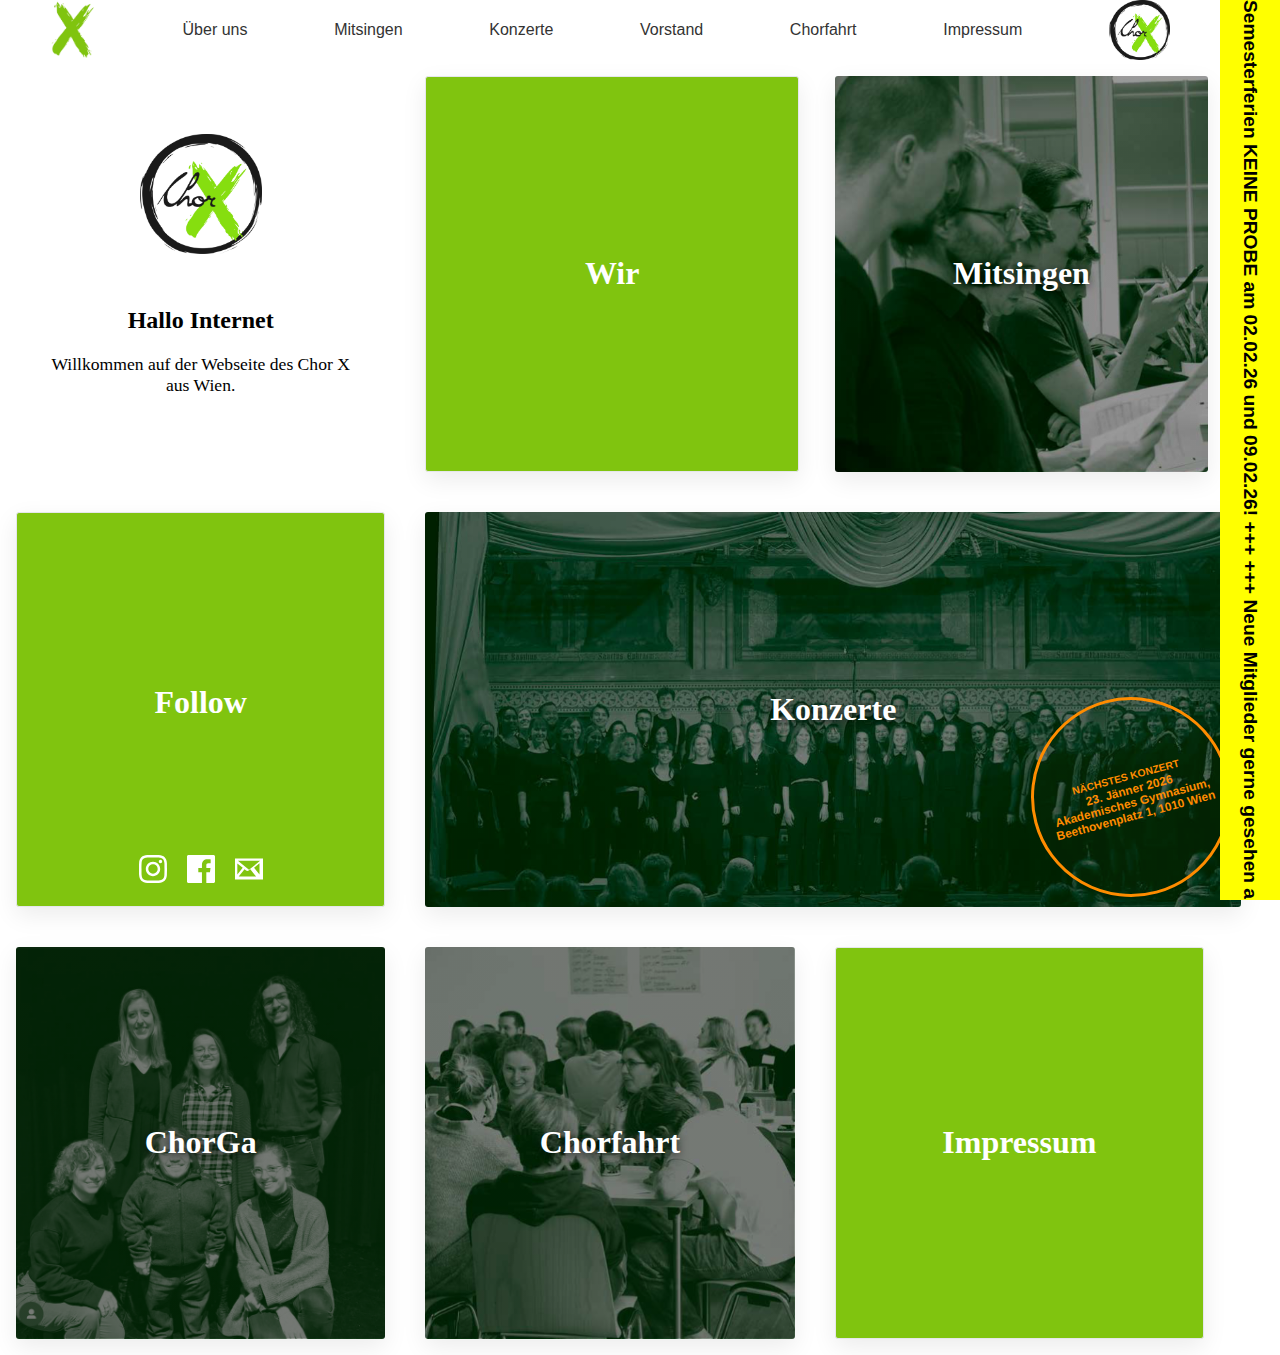
<file: index.html>
<!doctype html>
<html lang="de">
<head>
  <meta charset="utf-8">
  <meta name="viewport" content="width=device-width, initial-scale=1">
  <meta name="description" content="Chor-Webseite - Wir sind Chor X">
  <link rel="stylesheet" href="./assets/css/header_banner.css">
  <link rel="stylesheet" href="./assets/css/landing_page.css">
  <script src="./assets/js/main.js"></script>
  <title>Wir sind Chor X</title>
  <script src="/assets/js/header-component.js" defer></script>
</head>
<body>
  <!-- Kopfbereich -->
  <header class="header" role="banner" aria-label="Seitentitel">
  </header>

  <mein-header></mein-header>

  <div class="tiles">
  <!-- Die hardgecodete Spezial-Kachel -->
  <div class="tile special-logo-tile">
    <div class="logo-wrapper">
      <img src="./assets/images/logo.png" alt="Chor Logo">
    </div>
    <div class="text-wrapper">
      <h2 id="welcome-title"></h2>
      <p id="page-text"></p>
    </div>

</div>
  </body>
</file>
<file: assets/css/header_banner.css>
/* Body Allgemeine Einstellungen */
body {
  padding-right: 60px; /* Hält Platz für den Banner an der Rechten Seite */
  box-sizing: border-box;
  margin: 0;
}

/* HEADER AUF ALLEN SEITEN */
.header-inner {
  display: flex;
  align-items: center;      /* WICHTIG: Vertikale Zentrierung */
  justify-content: center;  /* Zentriert die Gruppe */
  margin: 0 50px;           /* Äußerer Abstand zum Bildschirmrand */
}

.main-nav {
  flex-grow: 1;             /* Die Nav nimmt allen freien Platz in der Mitte ein */
}

.nav-list {
  display: flex;
  list-style: none;
  margin: 0;
  padding: 0;
  justify-content: space-evenly; /* Verteilt die Links gleichmäßig in der Mitte */
  width: 100%;
}

.logo-img {
  height: 60px;             /* Etwas größer, da 30px oft zu klein für Logos ist */
  width: auto;
  display: block;
  flex-shrink: 0;           /* Verhindert, dass das Logo gequetscht wird */
}

.nav-list a {
  text-decoration: none;
  color: #333;
  font-family: sans-serif;
  font-weight: 500;
  white-space: nowrap;
}

/* SIDE BANNER */
#side-banner {
  position: fixed;
  right: 0;
  top: 0px ;
  width:60px;
  height: calc(100vh);
  background-color: yellow;
  display: flex;
  justify-content: center;
  overflow: hidden;
  z-index: 999;
}

.rotated-text {
  writing-mode: vertical-rl;
  white-space: nowrap;
  color: black;
  font-size: 1.2rem;
  font-family: sans-serif;
  font-weight: bold;
  animation: scroll-up 20s linear infinite;
}

@keyframes scroll-up {
  0% {
    transform: translateY(100%)
  }
  100% {
    transform: translateY(-100vh)
  }
}

/* Desktop: Button immer versteckt */
.menu-toggle {
    display: none !important;
}

/* Mobile Ansicht */
@media (max-width: 768px) {
    /* Die komplette Navigationsleiste ausblenden */
    .main-nav {
        display: none !important;
    }

    /* Sicherstellen, dass auch der Hamburger-Button nicht erscheint */
    .menu-toggle {
        display: none !important;
    }

    /* Optional: Header-Layout anpassen */
    .header-inner {
        justify-content: space-between; /* Logos bleiben links und rechts außen */
        padding: 0.5rem 1rem;
    }
}
</file>
<file: assets/css/landing_page.css>
/* Einstellung des Rasters Landing Page*/
.tiles {
  display: grid;
  grid-template-columns: repeat(3, 1fr); 
  gap: 2.5rem;
  align-items: stretch;
  justify-content: stretch;
  max-width: 1200px;
  margin: 0 auto;
  padding: 1rem;
}

/* Einstellung der einzelnen Kacheln der Landing Page*/
.tile {
  aspect-ratio: 14/15;
  font-family: 'sans-serif';
  font-size: 2rem;
  word-wrap: break-word;
  hyphens: auto;
  overflow: hidden;
  font-weight: 800;
  display: flex;
  flex-direction: column;
  justify-content: center;
  align-items: center;
  text-align: center;
  background: #80c40f;
  border: 1px solid #e5e7eb;
  border-radius: 3px;
  box-shadow: 0 8px 24px rgba(16, 8, 8, 0.08);
  text-decoration: none;
  color: #ffffff;
  padding: 2rem;
  position: relative;
}

.tiles .tile:nth-child(5) {
  grid-column: span 2;
  aspect-ratio: 34/15;
}

.tile-title {
  padding: 0;
  line-height: 1.1;
  width: 100%;
  text-align: center;
}

/* Einstellung der einzelnen Überschriften */
.tile h1 h2 h3 {
  color: #ffffff;
  text-align: center;
}

/* === Beschreibung standardmäßig ausblenden === */
.tile-desc{
  color: #f5f5f5;
  line-height: 1.35;

  /* visuell verstecken, aber im DOM lassen */
  opacity: 0;
  max-height: 0;
  overflow: hidden;

  /* smoother Reveal */
  transform: translateY(4px);
  transition: opacity .18s ease, max-height .18s ease, transform .18s ease;
}

/* Spezielle Formatierung für Kacheln mit Bild */
.tile-with-image {
  background-size: cover;
  background-position: center;
  background-repeat: no-repeat;
  border: none; /* Optional: grünen Rahmen entfernen */
}

/* Sicherstellen, dass der Text über dem Bild lesbar ist */
.tile-with-image .tile-title,
.tile-with-image .tile-desc {
  color: #ffffff;
  text-shadow: 0 2px 10px rgba(0,0,0,0.8);
  z-index: 2;
}

/* Spezielle Kachel, die dem Muster widerspricht */
.special-logo-tile {
  box-sizing: border-box;
  aspect-ratio: 14/15;
  background: #ffffff; /* Weißer Hintergrund, damit das Logo wirkt */
  display: flex;
  height: 100%;
  visibility: visible;
  box-shadow: none;
  padding: 2rem; /* Weniger Padding als die Standard-Kacheln */
  color: #000000; /* Dunkler Text für Lesbarkeit auf Weiß */
  border: none;
  justify-content: space-evenly;
  height: 100%;
  z-index: 2;
  grid-column: span 1;
  width: 100%;
}

/* Verkleinert die Schrift nur in der Logo-Kachel */
.special-logo-tile .text-wrapper h2 {
  font-size: 1.5rem; /* Statt 2rem */
}

.special-logo-tile .text-wrapper p {
  font-size: 1.1rem; /* Angenehme Lesegröße für den Begrüßungstext */
  font-weight: 400;  /* Etwas dünner, damit es nicht so erschlagend wirkt */
  align-items: flex-end;
  flex-grow: 1;
}

/* Spezielle Anpassung für das Logo in der ersten Kachel */
.special-logo-tile .logo-wrapper img {
  max-width: 100%;
  max-height: 120px; /* Begrenze die Höhe des Logos, damit Text sichtbar bleibt */
  object-fit: contain;
}

/* Das orange Oval */
.concert-stamp {
  position: absolute !important;
  bottom: 10px;
  right: 10px;

  /* Größe des Ovals - ggf. leicht vergrößern */
  width: 200px; 
  height: 200px;
  border-radius: 50%;
  border: 3px solid #ff8c00;
  background-color: rgba(255, 255, 255, 0.01); /* Fast weiß für beste Lesbarkeit */
  
  /* Flexbox zentriert alles */
  display: flex;
  flex-direction: column;
  justify-content: center;
  align-items: center;
  z-index: 20;
  transform: rotate(-15deg);
  pointer-events: none;
  
  /* SCHRIFT-RESET: Hier wird die dicke Schrift der Kachel korrigiert */
  font-weight: normal !important; /* Hebt das dicke '800' der Kachel auf */
  font-size: 1rem;                /* Eigene Basisgröße */
  color: #ff8c00;
  line-height: 1.1;
  font-family: Arial, sans-serif; /* Klare Schrift */
  box-sizing: border-box;
  padding: 5px;
}

/* Der obere Text im Stempel */
.concert-stamp span {
  font-size: 0.65rem !important; /* Sehr klein */
  font-weight: 900 !important;   /* Nur das Label ist fett */
  text-transform: uppercase;
  margin-bottom: 2px;
  display: block;
}

/* Datum und Ort im Stempel */
.concert-stamp small {
  font-size: 0.75rem !important; /* Kompakte Größe, damit es ins Oval passt */
  font-weight: 600 !important;   /* Mittlere Dicke */
  display: block;
  width: 90%;                    /* Verhindert Anstoßen am Rand */
  white-space: nowrap;           /* Verhindert hässliche Zeilenumbrüche im Wort */
  overflow: hidden;
  text-overflow: ellipsis;       /* Falls Text doch zu lang ist */
}

.tile.tile-social {
    cursor: default;
    display: flex;
    flex-direction: column;
    justify-content: center; /* Verteilt Titel oben und Icons unten */
    padding-top: 9.5rem;
    padding-bottom: 15px;
    box-sizing: border-box;
}

/* Container für die SVGs */
.social-icons  {
    display: flex;
    color: white;
    justify-content: space-evenly;
    gap: 20px;
    z-index: 10; /* Damit sie über dem Hintergrund liegen */
}

/* Styling für die Links in der Kachel */
.social-icons a {
    color: white;
    transition: transform 0.2s ease, color 0.2s ease;
    text-decoration: none;
}

.social-icons a:hover {
    transform: scale(1.2);
    color: #f0f0f0; /* Oder deine Akzentfarbe */
}


/* Tablet-Ansicht: 2 Spalten */
@media (max-width: 900px) {
  .tiles {
    grid-template-columns: repeat(2, 1fr);
  }
}

/* Handy-Ansicht: 1 Spalte */
@media (max-width: 600px) {

  /* 1. Globales Box-Sizing für Safari erzwingen */
  *, *:before, *:after {
    box-sizing: border-box;
  }

  .tiles {
    grid-template-columns: 1fr !important;
    gap: 1.5rem; /* Etwas kleinerer Abstand auf Handys */
    width: 100%
  }
  .tiles .tile {
    grid-column: span 1 !important;
    overflow: visible;
  }
  .tile {
    aspect-ratio: 1/1;
    width: 100% !important; /* Alle Kacheln müssen gleich breit sein */
    box-sizing: border-box;
  }
  .tiles .tile:nth-child(5) {
    grid-column: span 1;
    aspect-ratio: 14/15;
  }

  .tile.tile-social {
      aspect-ratio: 14/15;
      display: flex;
      flex-direction: column;
      justify-content: space-evenly; /* Inhalte beginnen oben */
      align-items: center;         /* horizontal mittig */
      gap: 2.75rem;
      padding-bottom: 15px;
    }

}
</file>
